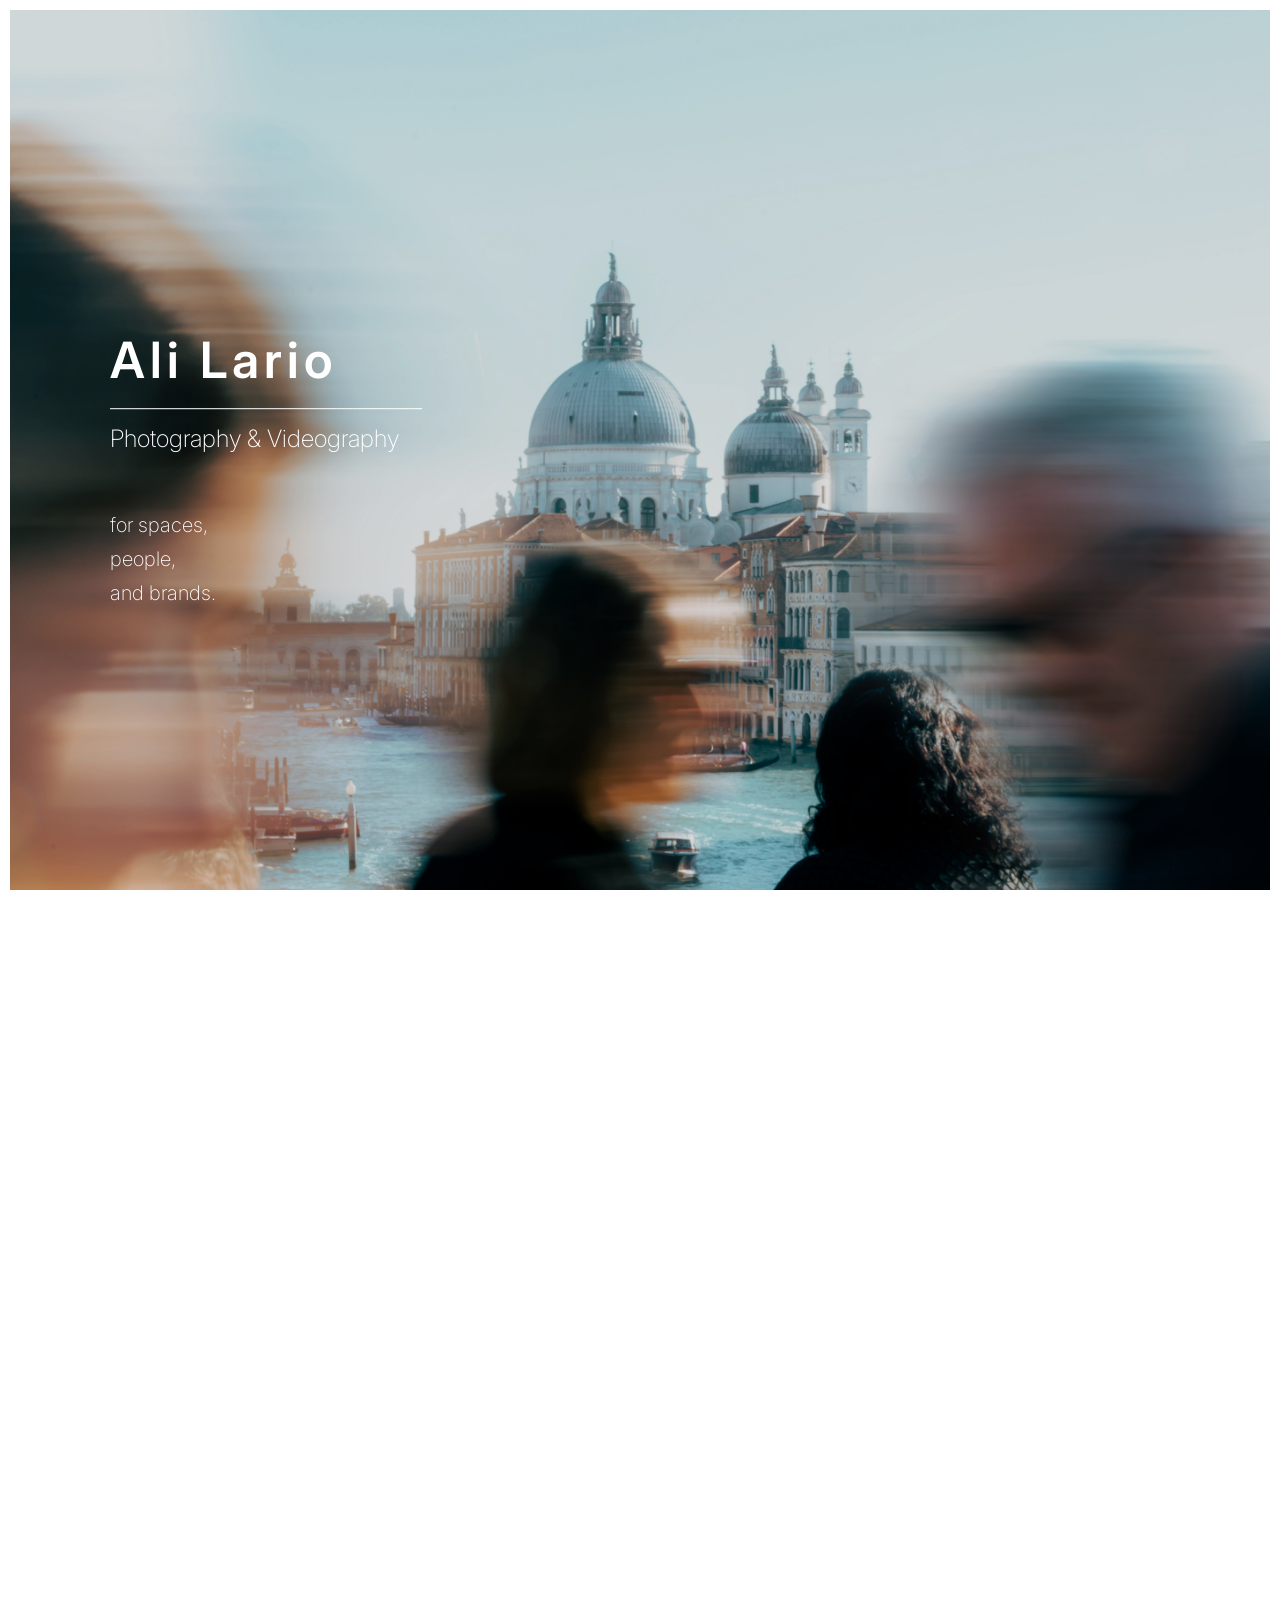
<file: index.html>
<!DOCTYPE html>
<html lang="en">

<head>

    <meta charset="UTF-8">
    <meta name="viewport" content="width=device-width, initial-scale=1.0">

    <!-- Google Analytics -->
    <script async src="https://www.googletagmanager.com/gtag/js?id=G-9DG07F6HY6"></script>
    <script>
        window.dataLayer = window.dataLayer || [];

        function gtag(){
            dataLayer.push(arguments);
        }

        gtag('js', new Date());

        gtag('config', 'G-9DG07F6HY6');
    </script>

    <title>Ali Lario</title>

    <link rel="icon"
      type="image/png"
      href="assets/icons/logo.png">

    <!-- Google Font -->
    <link rel="preconnect" href="https://fonts.googleapis.com">
    <link rel="preconnect" href="https://fonts.gstatic.com" crossorigin>

    <link href="https://fonts.googleapis.com/css2?family=Inter:wght@300;400;500;600;700&display=swap" rel="stylesheet">

    <!-- CSS -->
    <link rel="stylesheet" href="assets/css/style.css">

</head>

<body>

    <!-- ==========================================================
         HERO
    =========================================================== -->

    <header class="hero">

        <div class="overlay"></div>

        <div class="hero-content">

            <h1>Ali Lario</h1>

            <div class="divider"></div>

            <h2>Photography & Videography</h2>

            <p class="tagline">

                for spaces,<br>
                people,<br>
                and brands.

            </p>

        </div>


        <!-- ======================================================
             NAVIGATION
        ======================================================= -->

        <div class="hero-navigation">

            <nav>

                <a href="projects.html">Projects</a>

                <a href="journal.html">Journal</a>

                <a href="about.html">About</a>

                <a href="contact.html">Contact</a>

            </nav>

        </div>


        <!-- ======================================================
             COPYRIGHT
        ======================================================= -->

        <footer>

            <p class="copyright">

                © 2026 Ali Lario. All Rights Reserved.

            </p>

        </footer>

    </header>


    <!-- ==========================================================
         SCROLL AREA
         (Invisible. Used only to create scrolling.)
    =========================================================== -->

    <main class="scroll-space"></main>


    <!-- ==========================================================
         JAVASCRIPT
    =========================================================== -->

    <script src="assets/js/script.js"></script>

</body>

</html>
</file>
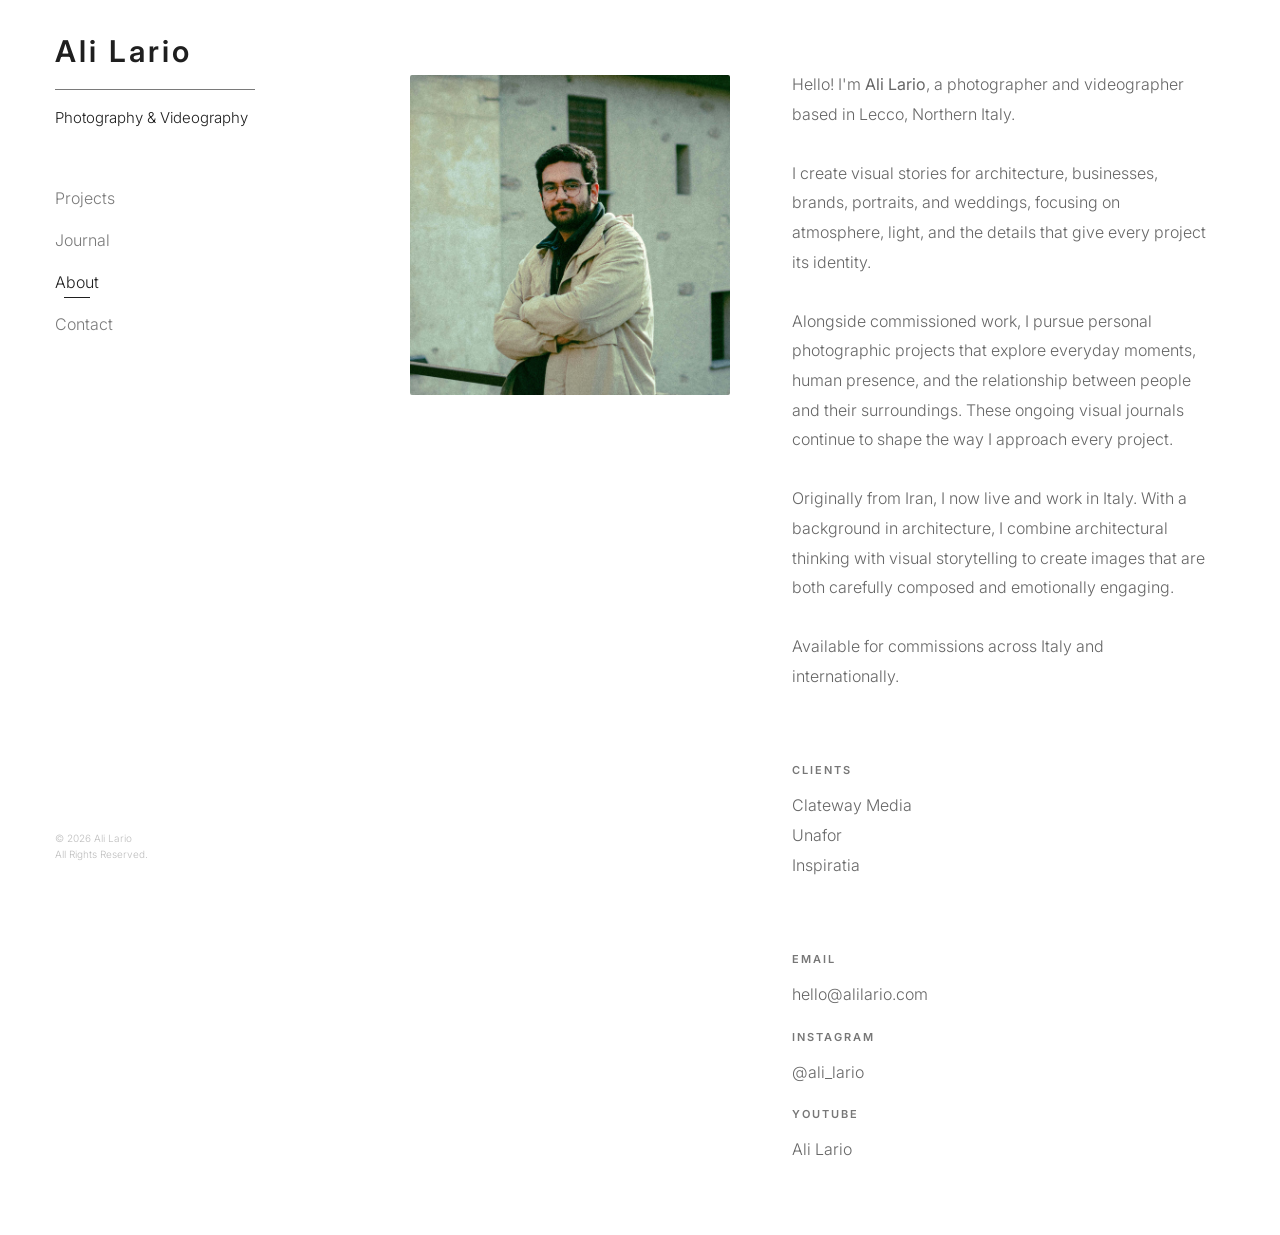
<file: about.html>
<!DOCTYPE html>

<html lang="en">

<head>

    <meta charset="UTF-8">
    <meta name="viewport" content="width=device-width, initial-scale=1.0">

    <!-- Google Analytics -->
    <script async src="https://www.googletagmanager.com/gtag/js?id=G-9DG07F6HY6"></script>
    <script>
        window.dataLayer = window.dataLayer || [];

        function gtag(){
            dataLayer.push(arguments);
        }

        gtag('js', new Date());

        gtag('config', 'G-9DG07F6HY6');
    </script>

    <title>Ali Lario</title>

    <link rel="icon"   
          type="image/png"
          href="assets/icons/logo.png">

    <link rel="preconnect"
          href="https://fonts.googleapis.com">

    <link rel="preconnect"
          href="https://fonts.gstatic.com"
          crossorigin>

    <link href="https://fonts.googleapis.com/css2?family=Inter:wght@300;400;500;600&display=swap"
          rel="stylesheet">

    <!-- ========================================= -->
    <!-- SHARED STYLES -->
    <!-- ========================================= -->

    <link rel="stylesheet"
          href="assets/css/projects.css">

    <!-- ========================================= -->
    <!-- ABOUT STYLES -->
    <!-- ========================================= -->

    <link rel="stylesheet"
          href="assets/css/about.css">

</head>

<body>

<!-- MOBILE / TABLET HEADER -->

<header class="mobile-header">

    <a
        href="index.html"
        class="mobile-brand">

        Ali Lario

    </a>

    <button
        class="mobile-menu-button"
        id="mobile-menu-button"
        type="button"
        aria-label="Open menu"
        aria-controls="mobile-menu"
        aria-expanded="false">

        ☰

    </button>

</header>

<div class="page">

    <!-- ========================================= -->
    <!-- SIDEBAR -->
    <!-- ========================================= -->

    <aside class="sidebar">

        <div>

            <a
                href="index.html"
                class="brand">

                <h1>Ali Lario</h1>

                <div class="divider"></div>

                <p>

                    Photography &amp; Videography

                </p>

            </a>

            <nav class="sidebar-nav">

                <a href="projects.html">

                    Projects

                </a>

                <a href="journal.html">

                    Journal

                </a>

                <a
                    href="about.html"
                    class="active">

                    About

                </a>

                <a href="contact.html">

                    Contact

                </a>

            </nav>

        </div>

        <footer>

            © 2026 Ali Lario

            <br>

            All Rights Reserved.

        </footer>

    </aside>

    <!-- ========================================= -->
    <!-- ABOUT -->
    <!-- ========================================= -->

    <main class="about-content">

        <!-- ===================================== -->
        <!-- PORTRAIT -->
        <!-- ===================================== -->

        <section class="about-image">

            <img
                src="assets/images/about/profile.jpg"
                alt="Ali Lario">

        </section>

        <!-- ===================================== -->
        <!-- INFORMATION -->
        <!-- ===================================== -->

        <section class="about-info">

            <!-- Biography -->

            <div class="about-block">

                <p>

                    Hello! I'm <strong>Ali Lario</strong>, a photographer and videographer based in Lecco, Northern Italy.

                    <br><br>

                    I create visual stories for architecture, businesses, brands, portraits, and weddings, focusing on atmosphere, light, and the details that give every project its identity.

                    <br><br>

                    Alongside commissioned work, I pursue personal photographic projects that explore everyday moments, human presence, and the relationship between people and their surroundings. These ongoing visual journals continue to shape the way I approach every project.

                    <br><br>

                    Originally from Iran, I now live and work in Italy. With a background in architecture, I combine architectural thinking with visual storytelling to create images that are both carefully composed and emotionally engaging.

                    <br><br>

                    Available for commissions across Italy and internationally.

                </p>

            </div>

            <!-- Clients -->

            <div class="about-block">

                <span class="about-label">

                    Clients

                </span>

                <p>

                    Clateway Media

                    <br>

                    Unafor

                    <br>

                    Inspiratia

                </p>

            </div>

            <!-- Contact -->

            <div class="about-block">

                <span class="about-label">

                    Email

                </span>

                <p>

                    <a href="mailto:hello@alilario.com">

                        hello@alilario.com

                    </a>

                </p>

                <br>

                <span class="about-label">

                    Instagram

                </span>

                <p>

                    <a
                        href="https://instagram.com/ali_lario"
                        target="_blank"
                        rel="noopener">

                        @ali_lario

                    </a>

                </p>

                <br>

                <span class="about-label">

                    YouTube

                </span>

                <p>

                    <a
                    href="https://www.youtube.com/@alilario"
                    target="_blank"
                    rel="noopener"> Ali Lario
                
                    </a>

                </p>
                

            </div>

        </section>

    </main>

</div>

<!-- ==================================================
     MOBILE / TABLET MENU
================================================== -->

<div
    class="mobile-menu"
    id="mobile-menu"
    aria-hidden="true">

    <button
        class="mobile-menu-close"
        id="mobile-menu-close"
        type="button"
        aria-label="Close menu">

        ×

    </button>


    <nav class="mobile-menu-nav">

        <a href="projects.html?category=architecture">
            Architecture
        </a>

        <a href="projects.html?category=corporate">
            Corporate
        </a>

        <a href="projects.html?category=people">
            People
        </a>

        <a href="journal.html">
            Journal
        </a>

        <a
            href="about.html"
            class="active">

            About

        </a>

        <a href="contact.html">
            Contact
        </a>

    </nav>


    <div class="mobile-menu-footer">

        © 2026 Ali Lario

        <br>

        All Rights Reserved.

    </div>

</div>

<script>

const menuButton =
    document.getElementById("mobile-menu-button");

const mobileMenu =
    document.getElementById("mobile-menu");

const menuClose =
    document.getElementById("mobile-menu-close");


function openMenu(){

    if(!mobileMenu) return;

    mobileMenu.classList.add("active");

    document.body.classList.add("menu-open");

    if(menuButton){

        menuButton.setAttribute(
            "aria-expanded",
            "true"
        );

    }

}


function closeMenu(){

    if(!mobileMenu) return;

    mobileMenu.classList.remove("active");

    document.body.classList.remove("menu-open");

    if(menuButton){

        menuButton.setAttribute(
            "aria-expanded",
            "false"
        );

    }

}


if(menuButton){

    menuButton.addEventListener(
        "click",
        openMenu
    );

}


if(menuClose){

    menuClose.addEventListener(
        "click",
        closeMenu
    );

}


if(mobileMenu){

    mobileMenu
        .querySelectorAll("a")
        .forEach(link=>{

            link.addEventListener(
                "click",
                closeMenu
            );

        });

}


document.addEventListener(
    "keydown",
    (event)=>{

        if(
            event.key==="Escape" &&
            mobileMenu &&
            mobileMenu.classList.contains("active")
        ){

            closeMenu();

        }

    }
);

</script>

</body>

</html>
</file>
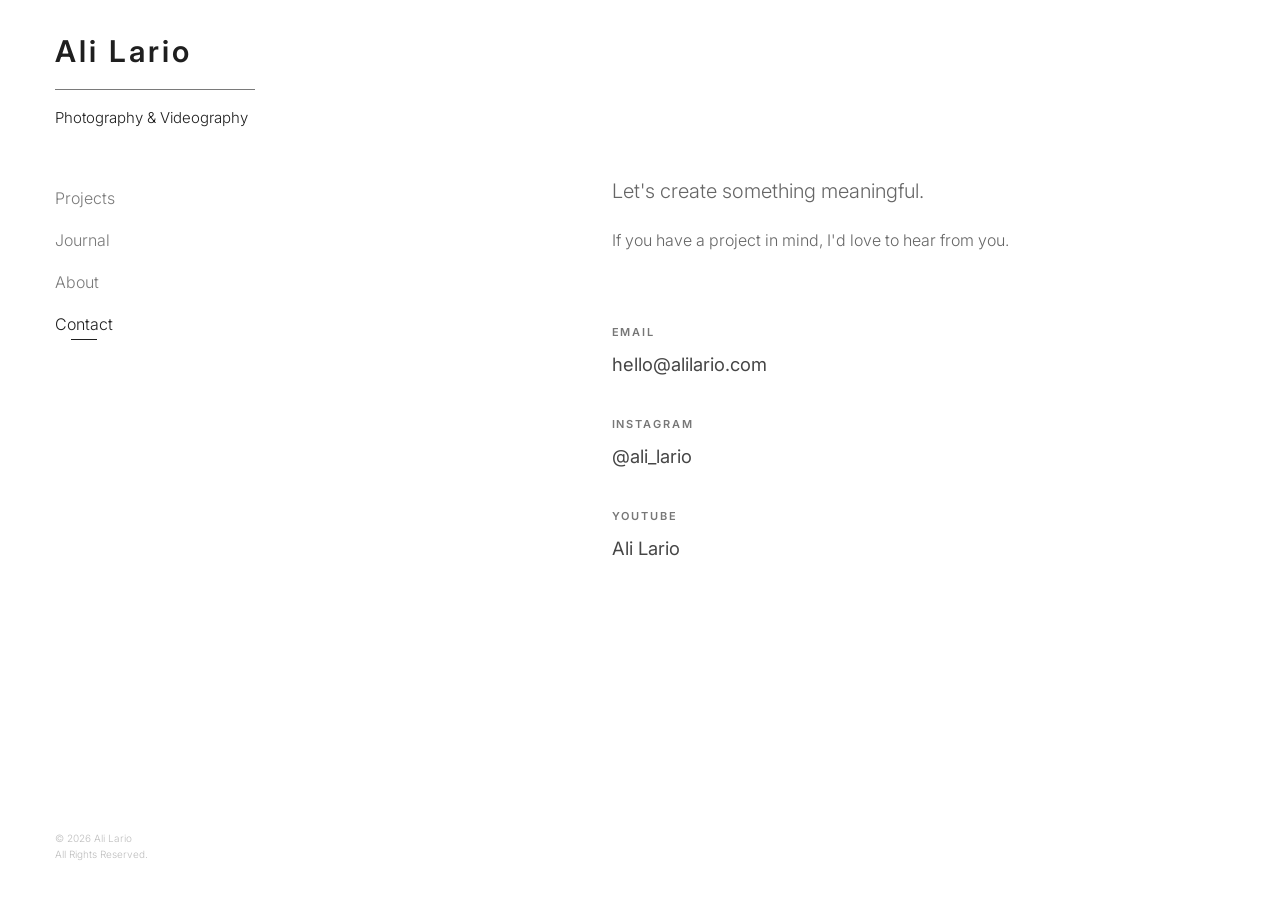
<file: contact.html>
<!DOCTYPE html>

<html lang="en">

<head>

    <meta charset="UTF-8">
    <meta name="viewport" content="width=device-width, initial-scale=1.0">

    <!-- Google Analytics -->
    <script async src="https://www.googletagmanager.com/gtag/js?id=G-9DG07F6HY6"></script>
    <script>
        window.dataLayer = window.dataLayer || [];

        function gtag(){
            dataLayer.push(arguments);
        }

        gtag('js', new Date());

        gtag('config', 'G-9DG07F6HY6');
    </script>

    <title>Ali Lario</title>

    <link rel="icon"
          type="image/png"
          href="assets/icons/logo.png">

    <link rel="preconnect"
          href="https://fonts.googleapis.com">

    <link rel="preconnect"
          href="https://fonts.gstatic.com"
          crossorigin>

    <link href="https://fonts.googleapis.com/css2?family=Inter:wght@300;400;500;600&display=swap"
          rel="stylesheet">

    <!-- ========================================= -->
    <!-- SHARED STYLES -->
    <!-- ========================================= -->

    <link rel="stylesheet"
          href="assets/css/projects.css">

    <!-- ========================================= -->
    <!-- CONTACT STYLES -->
    <!-- ========================================= -->

    <link rel="stylesheet"
          href="assets/css/contact.css">

</head>

<body>

<!-- ==================================================
     MOBILE / TABLET HEADER
================================================== -->

<header class="mobile-header">

    <a
        href="index.html"
        class="mobile-brand">

        Ali Lario

    </a>

    <button
        class="mobile-menu-button"
        id="mobile-menu-button"
        type="button"
        aria-label="Open menu"
        aria-controls="mobile-menu"
        aria-expanded="false">

        ☰

    </button>

</header>

<div class="page">

    <!-- ========================================= -->
    <!-- SIDEBAR -->
    <!-- ========================================= -->

    <aside class="sidebar">

        <div>

            <a
                href="index.html"
                class="brand">

                <h1>Ali Lario</h1>

                <div class="divider"></div>

                <p>

                    Photography &amp; Videography

                </p>

            </a>

            <nav class="sidebar-nav">

                <a href="projects.html">

                    Projects

                </a>

                <a href="journal.html">

                    Journal

                </a>

                <a href="about.html">

                    About

                </a>

                <a
                    href="contact.html"
                    class="active">

                    Contact

                </a>

            </nav>

        </div>

        <footer>

            © 2026 Ali Lario

            <br>

            All Rights Reserved.

        </footer>

    </aside>

    <!-- ========================================= -->
    <!-- CONTACT -->
    <!-- ========================================= -->

    <main class="contact-content">

        <section class="contact-info">

            <h2>

                Let's create something meaningful.

            </h2>

            <p class="contact-intro">

                If you have a project in mind, I'd love to hear from you.

            </p>

            <div class="contact-block">

                <span class="contact-label">

                    Email

                </span>

                <a
                    href="mailto:hello@alilario.com">

                    hello@alilario.com

                </a>

            </div>

            <div class="contact-block">

                <span class="contact-label">

                    Instagram

                </span>

                <a
                    href="https://instagram.com/ali_lario"
                    target="_blank"
                    rel="noopener">

                    @ali_lario

                </a>

            </div>

            <div class="contact-block">

    <span class="contact-label">

        YouTube

    </span>

    <a
        href="https://www.youtube.com/@alilario"
        target="_blank"
        rel="noopener">

        Ali Lario

    </a>

</div>

        </section>

    </main>

</div>

<!-- ==================================================
     MOBILE / TABLET MENU
================================================== -->

<div
    class="mobile-menu"
    id="mobile-menu">

    <!-- CLOSE -->

    <button
        class="mobile-menu-close"
        id="mobile-menu-close"
        type="button"
        aria-label="Close menu">

        ×

    </button>


    <!-- NAVIGATION -->

    <nav class="mobile-menu-nav">

        <a
            href="projects.html?category=architecture"
            data-mobile-category="architecture">

            Architecture

        </a>


        <a
            href="projects.html?category=corporate"
            data-mobile-category="corporate">

            Corporate

        </a>


        <a
            href="projects.html?category=people"
            data-mobile-category="people">

            People

        </a>


        <a href="journal.html">

            Journal

        </a>


        <a href="about.html">

            About

        </a>


        <a
            href="contact.html"
            class="active">

            Contact

        </a>

    </nav>


    <!-- COPYRIGHT -->

    <div class="mobile-menu-footer">

        © 2026 Ali Lario

        <br>

        All Rights Reserved.

    </div>

</div>

<script>

const menuButton =
    document.getElementById("mobile-menu-button");

const mobileMenu =
    document.getElementById("mobile-menu");

const menuClose =
    document.getElementById("mobile-menu-close");


function openMenu(){

    if(!mobileMenu) return;

    mobileMenu.classList.add("active");

    document.body.classList.add("menu-open");

    if(menuButton){

        menuButton.setAttribute(
            "aria-expanded",
            "true"
        );

    }

}


function closeMenu(){

    if(!mobileMenu) return;

    mobileMenu.classList.remove("active");

    document.body.classList.remove("menu-open");

    if(menuButton){

        menuButton.setAttribute(
            "aria-expanded",
            "false"
        );

    }

}


if(menuButton){

    menuButton.addEventListener(
        "click",
        openMenu
    );

}


if(menuClose){

    menuClose.addEventListener(
        "click",
        closeMenu
    );

}


if(mobileMenu){

    mobileMenu
        .querySelectorAll("a")
        .forEach(link=>{

            link.addEventListener(
                "click",
                closeMenu
            );

        });

}


document.addEventListener(
    "keydown",
    (event)=>{

        if(
            event.key === "Escape" &&
            mobileMenu &&
            mobileMenu.classList.contains("active")
        ){

            closeMenu();

        }

    }
);

</script>

</body>

</html>
</file>
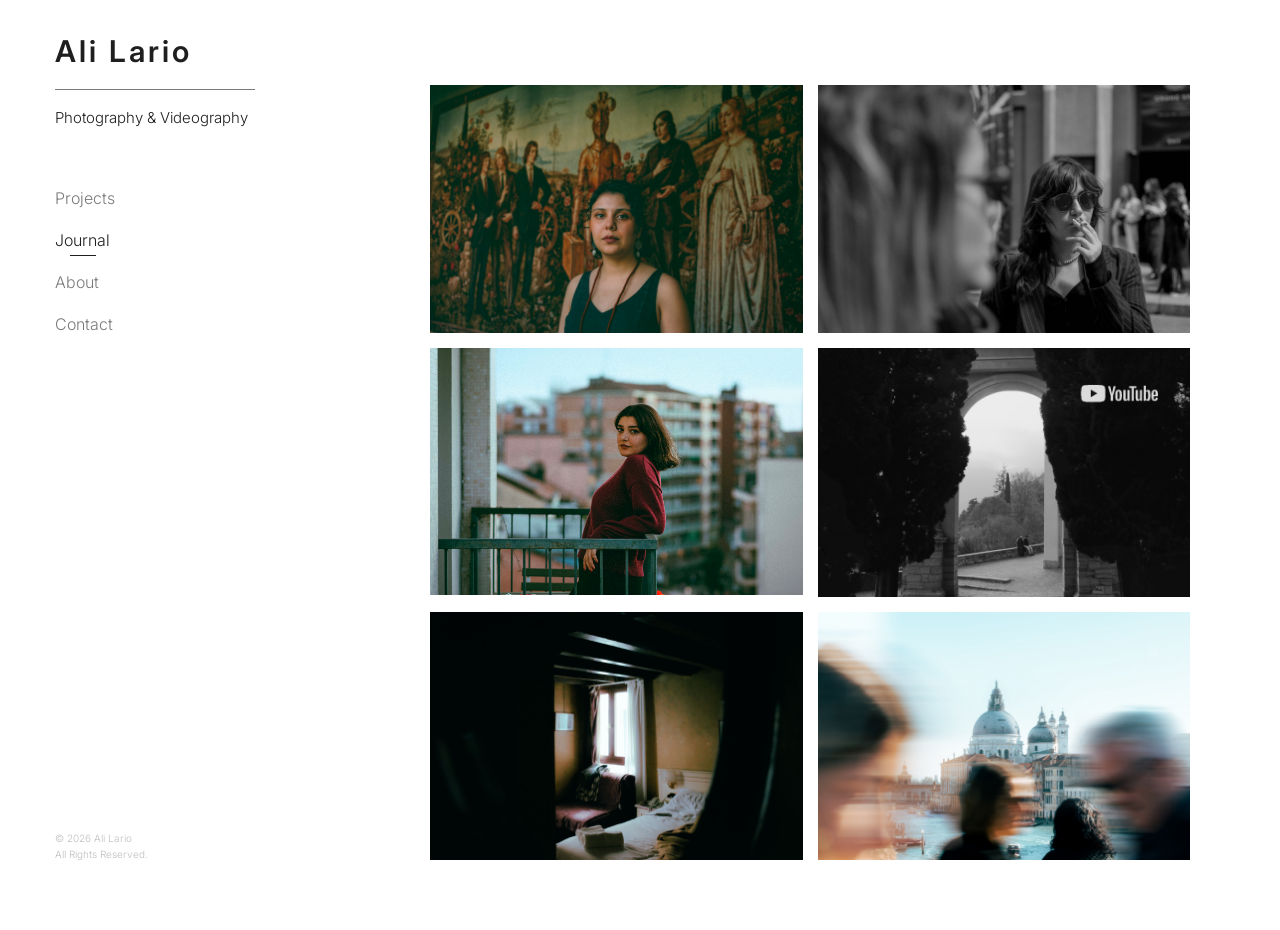
<file: journal.html>
<!DOCTYPE html>

<html lang="en">

<head>

    <meta charset="UTF-8">
    <meta name="viewport" content="width=device-width, initial-scale=1.0">

    <!-- Google Analytics -->
    <script async src="https://www.googletagmanager.com/gtag/js?id=G-9DG07F6HY6"></script>
    <script>
        window.dataLayer = window.dataLayer || [];

        function gtag(){
            dataLayer.push(arguments);
        }

        gtag('js', new Date());

        gtag('config', 'G-9DG07F6HY6');
    </script>

    <title>Ali Lario</title>


    <link
        rel="icon"
        type="image/png"
        href="assets/icons/logo.png">


    <!-- ==================================================
         GOOGLE FONT
    ================================================== -->

    <link
        rel="preconnect"
        href="https://fonts.googleapis.com">

    <link
        rel="preconnect"
        href="https://fonts.gstatic.com"
        crossorigin>

    <link
        href="https://fonts.googleapis.com/css2?family=Inter:wght@300;400;500;600&display=swap"
        rel="stylesheet">


    <!-- ==================================================
         SHARED PROJECT STYLES
    ================================================== -->

    <link
        rel="stylesheet"
        href="assets/css/projects.css">


    <!-- ==================================================
         JOURNAL STYLES
    ================================================== -->

    <link
        rel="stylesheet"
        href="assets/css/journal.css">

</head>


<body>


<!-- ======================================================
     MOBILE / TABLET HEADER
     Desktop: hidden by CSS
====================================================== -->

<header class="mobile-header">


    <a
        href="index.html"
        class="mobile-brand">

        Ali Lario

    </a>


    <button
        class="mobile-menu-button"
        id="mobile-menu-button"
        type="button"
        aria-label="Open menu"
        aria-controls="mobile-menu"
        aria-expanded="false">

        ☰

    </button>


</header>



<!-- ======================================================
     PAGE
====================================================== -->

<div class="page">


    <!-- ==================================================
         DESKTOP SIDEBAR
         🔒 EXISTING DESKTOP STRUCTURE
    =================================================== -->

    <aside class="sidebar">


        <div>


            <!-- ==========================================
                 BRAND
            =========================================== -->

            <a
                href="index.html"
                class="brand">


                <h1>

                    Ali Lario

                </h1>


                <div class="divider"></div>


                <p>

                    Photography &amp; Videography

                </p>


            </a>



            <!-- ==========================================
                 DESKTOP NAVIGATION
            =========================================== -->

            <nav class="sidebar-nav">


                <a href="projects.html">

                    Projects

                </a>


                <a
                    href="journal.html"
                    class="active">

                    Journal

                </a>


                <a href="about.html">

                    About

                </a>


                <a href="contact.html">

                    Contact

                </a>


            </nav>


        </div>



        <!-- ==========================================
             DESKTOP COPYRIGHT
        =========================================== -->

        <footer>

            © 2026 Ali Lario

            <br>

            All Rights Reserved.

        </footer>


    </aside>



    <!-- ==================================================
         MAIN CONTENT
    =================================================== -->

    <main class="content">


        <!-- ==========================================
             JOURNAL GALLERY
        =========================================== -->

        <section
            class="projects-gallery"
            id="journal-gallery">

            <!-- Journal cards generated by journal.js -->

        </section>


    </main>


</div>



<!-- ======================================================
     MOBILE / TABLET MENU
     Desktop: hidden by CSS
====================================================== -->

<div
    class="mobile-menu"
    id="mobile-menu"
    aria-hidden="true">


    <!-- ==========================================
         CLOSE
    =========================================== -->

    <button
        class="mobile-menu-close"
        id="mobile-menu-close"
        type="button"
        aria-label="Close menu">

        ×

    </button>



    <!-- ==========================================
         NAVIGATION
    =========================================== -->

    <nav class="mobile-menu-nav">


        <a href="projects.html?category=architecture">

            Architecture

        </a>


        <a href="projects.html?category=corporate">

            Corporate

        </a>


        <a href="projects.html?category=people">

            People

        </a>


        <a
            href="journal.html"
            class="active">

            Journal

        </a>


        <a href="about.html">

            About

        </a>


        <a href="contact.html">

            Contact

        </a>


    </nav>



    <!-- ==========================================
         COPYRIGHT
    =========================================== -->

    <div class="mobile-menu-footer">

        © 2026 Ali Lario

        <br>

        All Rights Reserved.

    </div>


</div>



<!-- ======================================================
     JOURNAL VIEWER
====================================================== -->

<div
    class="viewer"
    id="viewer"
    aria-hidden="true">


    <!-- ==========================================
         BACKDROP
    =========================================== -->

    <div class="viewer-backdrop"></div>



    <!-- ==========================================
         VIEWER CONTAINER
    =========================================== -->

    <div class="viewer-container">


        <!-- ======================================
             CLOSE
        ======================================= -->

        <button
            class="viewer-close"
            id="viewer-close"
            type="button"
            aria-label="Close">

            ×

        </button>



        <!-- ======================================
             VIEWER CONTENT
        ======================================= -->

        <div class="viewer-content">


            <!-- ==================================
                 GALLERY
            =================================== -->

            <section
                class="viewer-gallery"
                id="viewer-gallery">

                <!-- Images injected by journal.js -->

            </section>



            <!-- ==================================
                 INFORMATION
            =================================== -->

            <aside class="viewer-info">


                <div class="info-wrapper">


                    <h1
                        id="viewer-title">
                    </h1>



                    <div class="info-block">


                        <p
                            id="viewer-story">
                        </p>


                    </div>


                </div>


            </aside>


        </div>


    </div>


</div>



<!-- ======================================================
     JAVASCRIPT
====================================================== -->

<script
    src="assets/js/journal-data.js">
</script>

<script
    src="assets/js/journal.js">
</script>


</body>

</html>
</file>
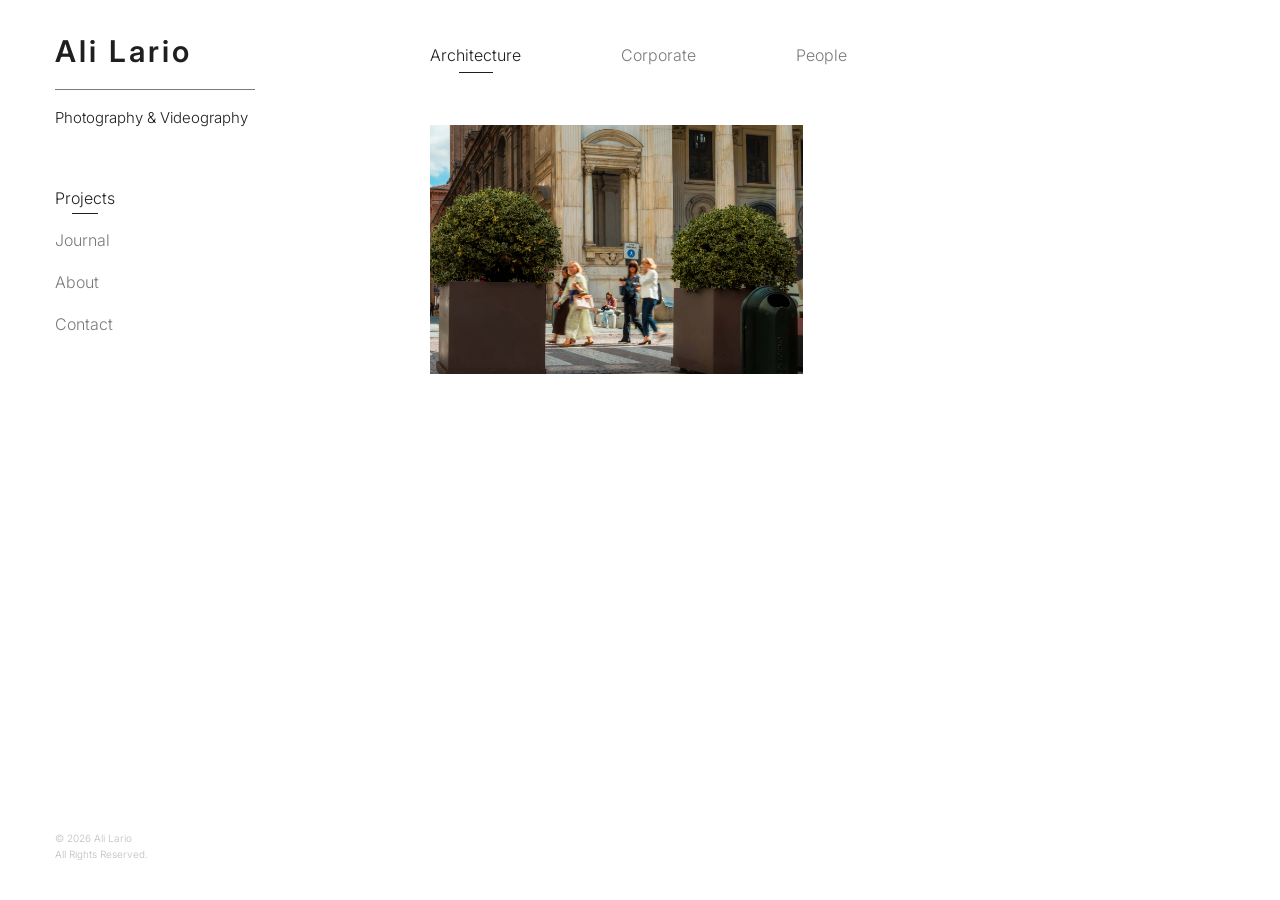
<file: projects.html>
<!DOCTYPE html>

<html lang="en">

<head>

    <meta charset="UTF-8">
    <meta name="viewport" content="width=device-width, initial-scale=1.0">

    <!-- Google Analytics -->
    <script async src="https://www.googletagmanager.com/gtag/js?id=G-9DG07F6HY6"></script>
    <script>
        window.dataLayer = window.dataLayer || [];

        function gtag(){
            dataLayer.push(arguments);
        }

        gtag('js', new Date());

        gtag('config', 'G-9DG07F6HY6');
    </script>

    <title>Ali Lario</title>

    <link rel="icon"
          type="image/png"
          href="assets/icons/logo.png">

    <link rel="preconnect"
          href="https://fonts.googleapis.com">

    <link rel="preconnect"
          href="https://fonts.gstatic.com"
          crossorigin>

    <link href="https://fonts.googleapis.com/css2?family=Inter:wght@300;400;500;600&display=swap"
          rel="stylesheet">

    <link rel="stylesheet"
          href="assets/css/projects.css">

</head>

<body>

<!-- MOBILE / TABLET HEADER -->
<header class="mobile-header">

    <a
        href="index.html"
        class="mobile-brand">

        Ali Lario

    </a>

    <button
        class="mobile-menu-button"
        id="mobile-menu-button"
        type="button"
        aria-label="Open menu"
        aria-controls="mobile-menu"
        aria-expanded="false">

        ☰

    </button>

</header>

<div class="page">

    <!-- ========================================= -->
    <!-- SIDEBAR -->
    <!-- ========================================= -->

    <aside class="sidebar">

        <div>

            <a
                href="index.html"
                class="brand">

                <h1>Ali Lario</h1>

                <div class="divider"></div>

                <p>

                    Photography &amp; Videography

                </p>

            </a>

            <nav class="sidebar-nav">

                <a
                    href="projects.html"
                    class="active">

                    Projects

                </a>

                <a href="journal.html">

                    Journal

                </a>

                <a href="about.html">

                    About

                </a>

                <a href="contact.html">

                    Contact

                </a>

            </nav>

        </div>

        <footer>

            © 2026 Ali Lario

            <br>

            All Rights Reserved.

        </footer>

    </aside>

    <!-- ========================================= -->
    <!-- CONTENT -->
    <!-- ========================================= -->

    <main class="content">

        <div class="categories">

            <button
                class="category"
                data-category="architecture">

                Architecture

            </button>

            <button
                class="category"
                data-category="corporate">

                Corporate

            </button>

            <button
                class="category"
                data-category="people">

                People

            </button>

        </div>

        <!-- ===================================== -->
        <!-- PROJECT GALLERY -->
        <!-- ===================================== -->

        <section
            class="projects-gallery"
            id="projects-gallery">

            <!-- Cards are generated automatically -->

        </section>

    </main>

</div>

<!-- ===================================================== -->
<!-- PROJECT VIEWER -->
<!-- ===================================================== -->

<div
    class="viewer"
    id="viewer">

    <!-- ========================================== -->
    <!-- BACKDROP -->
    <!-- ========================================== -->

    <div class="viewer-backdrop"></div>

    <!-- ========================================== -->
    <!-- CONTAINER -->
    <!-- ========================================== -->

    <div class="viewer-container">

        <!-- ====================================== -->
        <!-- CLOSE -->
        <!-- ====================================== -->

        <button
            class="viewer-close"
            id="viewer-close"
            aria-label="Close">

            ×

        </button>

        <!-- ====================================== -->
        <!-- CONTENT -->
        <!-- ====================================== -->

        <div class="viewer-content">

            <!-- ============================== -->
            <!-- GALLERY -->
            <!-- ============================== -->

            <section
                class="viewer-gallery"
                id="viewer-gallery">

                <!-- Images injected by projects.js -->

            </section>

            <!-- ============================== -->
            <!-- INFO -->
            <!-- ============================== -->

            <aside class="viewer-info">

                <div class="info-wrapper">

                    <h1 id="viewer-title"></h1>

                    <div class="info-block">

                        <span>Client</span>

                        <p id="viewer-client"></p>

                    </div>

                    <div class="info-block">

                        <span>Location</span>

                        <p id="viewer-location"></p>

                    </div>

                    <div class="info-block">

                        <span>Year</span>

                        <p id="viewer-year"></p>

                    </div>

                    <div class="info-block">

                        <span>Services</span>

                        <p id="viewer-services"></p>

                    </div>

                </div>

            </aside>

        </div>

    </div>

</div>

<!-- MOBILE / TABLET MENU -->
<div
    class="mobile-menu"
    id="mobile-menu"
    aria-hidden="true">

    <button
        class="mobile-menu-close"
        id="mobile-menu-close"
        type="button"
        aria-label="Close menu">

        ×

    </button>

    <nav class="mobile-menu-nav">

        <a
            href="projects.html?category=architecture"
            data-mobile-category="architecture">
            Architecture
        </a>

        <a
            href="projects.html?category=corporate"
            data-mobile-category="corporate">
            Corporate
        </a>

        <a
            href="projects.html?category=people"
            data-mobile-category="people">
            People
        </a>

        <a href="journal.html">
            Journal
        </a>

        <a href="about.html">
            About
        </a>

        <a href="contact.html">
            Contact
        </a>

    </nav>

    <div class="mobile-menu-footer">

        © 2026 Ali Lario

        <br>

        All Rights Reserved.

    </div>

</div>

<!-- ===================================================== -->
<!-- PROJECT DATA -->
<!-- ===================================================== -->

<script src="assets/js/project-data.js"></script>

<!-- ===================================================== -->
<!-- PROJECTS -->
<!-- ===================================================== -->

<script src="assets/js/projects.js"></script>

</body>

</html>
</file>
<file: assets/css/style.css>
/* ==========================================================
   ALILARIO.COM
   Homepage v2.1
   Responsive Refinement
   ========================================================== */


/* ==========================================================
   RESET
   ========================================================== */

*{
    margin:0;
    padding:0;
    box-sizing:border-box;
}


/* ==========================================================
   ROOT
   ========================================================== */

:root{

    --white:#ffffff;
    --dark:#222222;
    --gray:#666666;
    --light:#bbbbbb;

    --overlay:rgba(0,0,0,.15);

    --transition:.35s ease;

}


/* ==========================================================
   BODY
   ========================================================== */

html{

    scroll-behavior:smooth;

}

body{

    font-family:"Inter",sans-serif;

    overflow-x:hidden;

    background:#ffffff;

    padding:16px;

}


/* ==========================================================
   HERO
   ========================================================== */

.hero{

    position:fixed;

    inset:10px;

    display:flex;

    align-items:center;

    padding-left:100px;

    background-image:url("../images/hero.jpg");

    background-size:cover;

    background-position:center;

    overflow:hidden;

}


/* ==========================================================
   OVERLAY
   ========================================================== */

.overlay{

    position:absolute;

    inset:0;

    background:rgba(0,0,0,.15);

    transition:background .8s ease;

}


/* ==========================================================
   HERO CONTENT
   ========================================================== */

.hero-content{

    position:absolute;

    left:100px;

    top:50%;

    transform:translateY(-40%);

    z-index:5;

    color:white;

    max-width:520px;

    transition:
        top .8s cubic-bezier(.22,1,.36,1),
        transform .8s cubic-bezier(.22,1,.36,1);

}


/* ==========================================================
   TITLE
   ========================================================== */

.hero h1{

    font-size:50px;

    font-weight:600;

    letter-spacing:5px;

    line-height:.7;

    margin-bottom:8px;

}


/* ==========================================================
   DIVIDER
   ========================================================== */

.divider{

    width:312px;

    height:1px;

    background:white;

    margin:30px 0 15px;

}


/* ==========================================================
   SUBTITLE
   ========================================================== */

.hero h2{

    font-size:24px;

    font-weight:200;

    margin-bottom:55px;

}


/* ==========================================================
   TAGLINE
   ========================================================== */

.tagline{

    font-size:20px;

    font-weight:200;

    line-height:1.7;

}


/* ==========================================================
   HERO NAVIGATION
   ========================================================== */

.hero-navigation{

    position:absolute;

    left:50%;

    top:70%;

    transform:translate(-50%,40px);

    z-index:5;

    opacity:0;

    transition:
        opacity .8s ease,
        transform .8s cubic-bezier(.22,1,.36,1);

}


/* ==========================================================
   NAV
   ========================================================== */

.hero-navigation nav{

    display:flex;

    gap:120px;

}


/* ==========================================================
   LINKS
   ========================================================== */

.hero-navigation a{

    position:relative;

    text-decoration:none;

    color:white;

    font-size:20px;

    font-weight:300;

    opacity:0;

    transform:translateY(20px);

    transition:
        opacity .5s ease,
        transform .5s ease,
        color .35s ease;

}


/* ==========================================================
   UNDERLINE
   ========================================================== */

.hero-navigation a::after{

    content:"";

    position:absolute;

    left:50%;

    bottom:-8px;

    width:0;

    height:1px;

    background:white;

    transform:translateX(-50%);

    transition:width .35s ease;

}


.hero-navigation a:hover{

    transform:translateY(-2px);

}


.hero-navigation a:hover::after{

    width:32px;

}


/* ==========================================================
   COPYRIGHT
   ========================================================== */

footer{

    position:absolute;

    left:10px;

    bottom:10px;

    z-index:5;

}


.copyright{

    color:rgba(255,255,255,.7);

    font-size:10px;

    font-weight:300;

    opacity:0;

    transition:.8s ease;

}


/* ==========================================================
   SCROLL SPACE
   ========================================================== */

.scroll-space{

    height:220vh;

}


/* ==========================================================
   TABLET
   601px — 1024px
========================================================== */

@media (min-width:601px) and (max-width:1024px){

    /* ------------------------------------------------------
       HERO
       ------------------------------------------------------ */

    .hero{

        padding-left:50px;

    }


    /* ------------------------------------------------------
       HERO CONTENT
       ------------------------------------------------------ */

    .hero-content{

        left:50px;

        transform:translate(0,-100%) !important;

        max-width:520px;

    }


    /* ------------------------------------------------------
       TYPOGRAPHY
       ------------------------------------------------------ */

    .hero h1{

        font-size:46px;

        letter-spacing:2px;

        outline: height 0.5em;

    }


    .divider{

        width:220px;

    }


    .hero h2{

        font-size:20px;

    }


    .tagline{

        font-size:18px;

        line-height:1.5;

        white-space:nowrap;

    }


    /* ------------------------------------------------------
       NAVIGATION
       Always visible on tablet
       ------------------------------------------------------ */

    .hero-navigation{

        left:50%;

        top:auto;

        bottom:90px;

        transform:translateX(-50%) !important;

        opacity:1 !important;

    }


    .hero-navigation nav{

        flex-direction:row;

        justify-content:center;

        align-items:center;

        gap:55px;

        white-space:nowrap;

    }


    .hero-navigation a{

        font-size:17px;

        opacity:1 !important;

        transform:none !important;

    }


    /* ------------------------------------------------------
       COPYRIGHT
       Hidden on homepage
       ------------------------------------------------------ */

    footer{

        display:none;

    }


    /* ------------------------------------------------------
       SCROLL SPACE
       No unnecessary page scrolling
       ------------------------------------------------------ */

    .scroll-space{

        display:none;

    }

}


/* ==========================================================
   MOBILE
   600px AND BELOW
========================================================== */

@media (max-width:600px){

    /* ------------------------------------------------------
       HERO
       Keep existing image treatment
       ------------------------------------------------------ */

    .hero{

        inset:10px;

        padding:30px;

        justify-content:center;

        align-items:center;

    }


    /* ------------------------------------------------------
       HERO CONTENT
       Centered horizontally and slightly higher vertically
       ------------------------------------------------------ */

    .hero-content{

        left:50%;

        top:41%;

        transform:translate(-50%,-50%) !important;

        width:calc(100% - 60px);

        max-width:520px;

        text-align:center;

    }


    /* ------------------------------------------------------
       TITLE
       ------------------------------------------------------ */

    .hero h1{

        font-size:38px;

        letter-spacing:2px;

        outline: height 0.5em;

        margin-bottom:0;

    }


    /* ------------------------------------------------------
       DIVIDER
       ------------------------------------------------------ */

    .divider{

        width:180px;

        margin:22px auto 12px;

    }


    /* ------------------------------------------------------
       SUBTITLE
       ------------------------------------------------------ */

    .hero h2{

        font-size:16px;

        font-weight:300;

        margin-bottom:38px;

    }


    /* ------------------------------------------------------
       TAGLINE
       ------------------------------------------------------ */

    .tagline{

        font-size:15px;

        line-height:1.55;

        max-width:230px;

        margin:0 auto;

    }


    /* ------------------------------------------------------
       NAVIGATION
       Centered at bottom
       No scroll animation
       ------------------------------------------------------ */

    .hero-navigation{

        left:50%;

        top:auto;

        bottom:65px;

        transform:translateX(-50%) !important;

        opacity:1 !important;

        width:calc(100% - 40px);

    }


    .hero-navigation nav{

        display:flex;

        flex-direction:row;

        justify-content:center;

        align-items:center;

        gap:24px;

        width:100%;

        white-space:nowrap;

    }


    .hero-navigation a{

        font-size:14px;

        font-weight:300;

        opacity:1 !important;

        transform:none !important;

    }


    /* ------------------------------------------------------
       UNDERLINE
       ------------------------------------------------------ */

    .hero-navigation a::after{

        bottom:-6px;

    }


    /* ------------------------------------------------------
       COPYRIGHT
       Hidden on homepage
       ------------------------------------------------------ */

    footer{

        display:none;

    }


    /* ------------------------------------------------------
       SCROLL SPACE
       No unnecessary page scrolling
       ------------------------------------------------------ */

    .scroll-space{

        display:none;

    }

}


/* ==========================================================
   VERY SMALL PHONES
   380px AND BELOW
========================================================== */

@media (max-width:380px){

    .hero-content{

        width:calc(100% - 40px);

    }


    .hero h1{

        font-size:34px;

        letter-spacing:3px;

    }


    .hero h2{

        font-size:14px;

    }


    .tagline{

        font-size:14px;

        max-width:210px;

    }


    .hero-navigation{

        bottom:55px;

    }


    .hero-navigation nav{

        gap:17px;

    }


    .hero-navigation a{

        font-size:12px;

    }

}

/* ==========================================================
   LANDSCAPE TABLET
   iPad landscape / similar
========================================================== */

@media (min-width:1025px) and (max-width:1200px)
       and (orientation:landscape){

    .hero-content{

        left:50px;

        top:50% !important;

        transform:translateY(-50%) !important;

    }

    .hero-navigation{

        left:50%;

        top:auto;

        bottom:90px;

        transform:translateX(-50%) !important;

        opacity:1 !important;

    }

    .hero-navigation nav{

        flex-direction:row;

        justify-content:center;

        align-items:center;

        gap:55px;

        white-space:nowrap;

    }

    .hero-navigation a{

        opacity:1 !important;

        transform:none !important;

    }

    .scroll-space{

        display:none;

    }

    footer{

        display:none;

    }

}

/* ==========================================================
   MOBILE LANDSCAPE
   ========================================================== */

@media (max-width:1024px)
       and (max-height:600px)
       and (orientation:landscape){

    .hero{

        inset:10px;

        padding:30px;

    }

    .hero-content{

    left:50%;

    top:50% !important;

    transform:translate(-50%,-50%) !important;

    width:calc(100% - 60px);

    max-width:520px;

    text-align:center;

}

    .hero h1{

        font-size:38px;

        letter-spacing:2px;

    }

    .divider{

    width:180px;

    margin:22px auto 12px;

}

    .hero h2{

        font-size:16px;

        margin-bottom:30px;

    }

    .tagline{

    font-size:15px;

    line-height:1.2;

    max-width:none;

    white-space:nowrap;

    margin:0 auto;

}

    .hero-navigation{

        left:50%;

        top:auto;

        bottom:50px;

        transform:translateX(-50%) !important;

        opacity:1 !important;

        width:calc(100% - 40px);

    }

    .hero-navigation nav{

        gap:24px;

    }

    .hero-navigation a{

        font-size:14px;

        opacity:1 !important;

        transform:none !important;

    }

    .scroll-space{

        display:none;

    }

    footer{

        display:none;

    }

}
</file>
<file: assets/css/projects.css>
/* ==========================================================
   ALILARIO.COM
   Projects Page v4.3
========================================================== */


/* ==========================================================
   RESET
========================================================== */

*{
    margin:0;
    padding:0;
    box-sizing:border-box;
}


/* ==========================================================
   ROOT
========================================================== */

:root{

    --white:#ffffff;
    --black:#1f1f1f;
    --gray:#7a7a7a;
    --light:#bdbdbd;

    --border:#ececec;

    --transition:.35s ease;

}


/* ==========================================================
   HTML & BODY
========================================================== */

html{
    scroll-behavior:smooth;
}

body{

    font-family:"Inter",sans-serif;

    background:var(--white);

    color:var(--black);

    overflow-x:hidden;

}


/* ==========================================================
   LINKS
========================================================== */

a{
    color:inherit;
    text-decoration:none;
}


/* ==========================================================
   IMAGES
========================================================== */

img{

    display:block;

    max-width:100%;

}


/* ==========================================================
   PAGE LAYOUT
========================================================== */

.page{

    display:grid;

    grid-template-columns:340px 1fr;

    min-height:100vh;

}


/* ==========================================================
   SIDEBAR
========================================================== */

.sidebar{

    position:sticky;

    top:0;

    align-self:start;

    height:100vh;

    display:flex;

    flex-direction:column;

    padding:38px 55px;

    background:var(--white);

}


/* ==========================================================
   BRAND
========================================================== */

.brand{

    display:block;

    text-decoration:none;

    color:inherit;

}


.brand h1{

    font-size:30px;

    font-weight:600;

    letter-spacing:3px;

    line-height:.9;

}


.divider{

    width:200px;

    height:.5px;

    background:var(--gray);

    margin:24px 0 16px;

}


.brand p{

    font-size:15px;

    font-weight:300;

    line-height:1.6;

}


/* ==========================================================
   DESKTOP NAVIGATION
========================================================== */

.sidebar-nav{

    display:flex;

    flex-direction:column;

    gap:22px;

    margin-top:58px;

}


.sidebar-nav a{

    position:relative;

    width:max-content;

    font-size:16px;

    font-weight:300;

    color:var(--gray);

    transition:var(--transition);

}


.sidebar-nav a:hover,
.sidebar-nav a.active{

    color:var(--black);

}


/* ==========================================================
   SIDEBAR UNDERLINE
========================================================== */

.sidebar-nav a::after{

    content:"";

    position:absolute;

    left:50%;

    bottom:-6px;

    width:0;

    height:1px;

    background:var(--black);

    transform:translateX(-50%);

    transition:var(--transition);

}


.sidebar-nav a:hover::after,
.sidebar-nav a.active::after{

    width:26px;

}


/* ==========================================================
   SIDEBAR FOOTER
========================================================== */

.sidebar footer{

    margin-top:auto;

    padding-top:60px;

    color:var(--light);

    font-size:10px;

    font-weight:300;

    line-height:1.6;

}


/* ==========================================================
   MAIN CONTENT
========================================================== */

.content{

    padding:45px 90px 70px;

}


/* ==========================================================
   CATEGORY NAVIGATION
========================================================== */

.categories{

    display:flex;

    gap:100px;

    margin-bottom:60px;

}


/* ==========================================================
   CATEGORY BUTTON
========================================================== */

.category{

    position:relative;

    border:none;

    background:none;

    cursor:pointer;

    font-family:inherit;

    font-size:16px;

    font-weight:300;

    color:var(--gray);

    transition:var(--transition);

}


.category:hover,
.category.active{

    color:var(--black);

}


/* ==========================================================
   CATEGORY UNDERLINE
========================================================== */

.category::after{

    content:"";

    position:absolute;

    left:50%;

    bottom:-8px;

    width:0;

    height:1px;

    background:var(--black);

    transform:translateX(-50%);

    transition:var(--transition);

}


.category:hover::after,
.category.active::after{

    width:34px;

}


/* ==========================================================
   PROJECT GRID
========================================================== */

.projects-gallery{

    display:grid;

    grid-template-columns:repeat(2,minmax(320px,680px));

    gap:15px;

    align-items:start;

}


/* ==========================================================
   PROJECT CARD
========================================================== */

.project-card{

    position:relative;

    display:block;

    overflow:hidden;

    cursor:pointer;

}


/* ==========================================================
   PROJECT IMAGE
========================================================== */

.project-image{

    overflow:hidden;

}


.project-image img{

    width:100%;

    height:auto;

    transition:

        transform .8s cubic-bezier(.22,1,.36,1),

        filter .45s ease;

}


/* ==========================================================
   PROJECT OVERLAY
========================================================== */

.project-overlay{

    position:absolute;

    inset:0;

    display:flex;

    align-items:flex-end;

    padding:34px;

    background:linear-gradient(

        to top,

        rgba(0,0,0,.55),

        rgba(0,0,0,.15),

        transparent

    );

    opacity:0;

    transition:.4s ease;

}


/* ==========================================================
   OVERLAY CONTENT
========================================================== */

.overlay-content{

    color:#fff;

    transform:translateY(18px);

    transition:.4s ease;

}


.overlay-content h2{

    font-size:30px;

    font-weight:400;

    margin-bottom:8px;

}


.overlay-content p{

    font-size:17px;

    font-weight:300;

}


/* ==========================================================
   DESKTOP HOVER
========================================================== */

.project-card:hover .project-image img{

    transform:scale(1.05);

}


.project-card:hover .project-overlay{

    opacity:1;

}


.project-card:hover .overlay-content{

    transform:translateY(0);

}


/* ==========================================================
   VIEWER OPEN — BACKGROUND
========================================================== */

.page.viewer-open{

    filter:blur(8px);

    transition:.35s ease;

}


/* ==========================================================
   PROJECT VIEWER
========================================================== */

.viewer{

    position:fixed;

    inset:0;

    display:flex;

    justify-content:center;

    align-items:center;

    opacity:0;

    visibility:hidden;

    pointer-events:none;

    transition:opacity .45s ease;

    z-index:1600;

}


.viewer.active{

    opacity:1;

    visibility:visible;

    pointer-events:auto;

}


/* ==========================================================
   VIEWER BACKDROP
========================================================== */

.viewer-backdrop{

    position:absolute;

    inset:0;

    background:rgba(15,15,15,.40);

    backdrop-filter:blur(14px);

}


/* ==========================================================
   VIEWER CONTAINER
========================================================== */

.viewer-container{

    position:relative;

    width:min(1850px,97vw);

    height:96vh;

    background:#fff;

    overflow:hidden;

    border-radius:8px;

    box-shadow:
        0 30px 90px rgba(0,0,0,.18);

    transform:scale(.97);

    opacity:0;

    transition:

        transform .7s cubic-bezier(.22,1,.36,1),

        opacity .45s ease;

}


.viewer.active .viewer-container{

    transform:scale(1);

    opacity:1;

}


/* ==========================================================
   VIEWER CONTENT — DESKTOP
========================================================== */

.viewer-content{

    display:grid;

    grid-template-columns:70% 30%;

    height:100%;

}


/* ==========================================================
   VIEWER GALLERY — DESKTOP
========================================================== */

.viewer-gallery{

    overflow-y:auto;

    overflow-x:hidden;

    padding:0;

    background:#ffffff;

    scroll-behavior:smooth;

}


.viewer-gallery img{

    width:100%;

    height:auto;

    display:block;

    object-fit:contain;

    margin-bottom:120px;

    opacity:0;

    transform:translateY(30px);

    transition:

        opacity .6s ease,

        transform .6s ease;

}


.viewer-gallery img:last-child{

    margin-bottom:24px;

}

/* YouTube video */

.project-video{
    width:100%;
    margin-bottom:24px;
}

.project-video iframe{
    display:block;
    width:100%;
    aspect-ratio:16 / 9;
    border:none;
}

.viewer.active .viewer-gallery img{

    opacity:1;

    transform:translateY(0);

}


/* ==========================================================
   VIEWER INFORMATION — DESKTOP
========================================================== */

.viewer-info{

    display:flex;

    border-left:1px solid var(--border);

    background:#ffffff;

}


.info-wrapper{

    align-self:flex-start;

    width:100%;

    padding:80px 70px;

    transform:translateX(40px);

    opacity:0;

    transition:

        transform .6s ease .15s,

        opacity .6s ease .15s;

}


.viewer.active .info-wrapper{

    transform:translateX(0);

    opacity:1;

}


/* ==========================================================
   VIEWER TITLE
========================================================== */

.info-wrapper h1{

    font-size:46px;

    font-weight:500;

    line-height:1.2;

    margin-bottom:70px;

}


/* ==========================================================
   INFORMATION BLOCK
========================================================== */

.info-block{

    margin-bottom:42px;

}


.info-block:last-child{

    margin-bottom:0;

}


.info-block span{

    display:block;

    margin-bottom:12px;

    font-size:11px;

    font-weight:500;

    letter-spacing:3px;

    text-transform:uppercase;

    color:var(--gray);

}


.info-block p{

    font-size:20px;

    font-weight:300;

    line-height:1.7;

}


/* ==========================================================
   VIEWER CLOSE — DESKTOP
========================================================== */

.viewer-close{

    position:absolute;

    top:32px;

    right:32px;

    width:44px;

    height:44px;

    border:none;

    background:none;

    cursor:pointer;

    font-size:42px;

    font-weight:300;

    color:#111;

    transition:.25s;

    z-index:30;

}


.viewer-close:hover{

    transform:rotate(90deg);

    opacity:.6;

}


/* ==========================================================
   VIEWER SCROLLBARS
========================================================== */

.viewer-gallery::-webkit-scrollbar,
.viewer-info::-webkit-scrollbar{

    width:6px;

}


.viewer-gallery::-webkit-scrollbar-thumb,
.viewer-info::-webkit-scrollbar-thumb{

    background:#d0d0d0;

}


/* ==========================================================
   MOBILE / TABLET HEADER
========================================================== */

.mobile-header{

    display:none;

}


.mobile-brand{

    font-size:22px;

    font-weight:600;

    letter-spacing:2px;

    line-height:1;

}


.mobile-menu-button{

    display:flex;

    align-items:center;

    justify-content:center;

    width:36px;

    height:36px;

    padding:0;

    border:none;

    background:none;

    color:var(--black);

    font-family:inherit;

    font-size:22px;

    font-weight:300;

    line-height:1;

    cursor:pointer;

}


/* ==========================================================
   MOBILE / TABLET MENU
========================================================== */

.mobile-menu{

    position:fixed;

    inset:0;

    z-index:2000;

    display:flex;

    flex-direction:column;

    align-items:center;

    justify-content:center;

    background:#ffffff;

    opacity:0;

    visibility:hidden;

    pointer-events:none;

    transition:

        opacity .3s ease,

        visibility .3s ease;

}


.mobile-menu.active{

    opacity:1;

    visibility:visible;

    pointer-events:auto;

}


/* ==========================================================
   MENU CLOSE
========================================================== */

.mobile-menu-close{

    position:absolute;

    top:24px;

    right:24px;

    width:40px;

    height:40px;

    padding:0;

    border:none;

    background:none;

    color:var(--black);

    font-family:inherit;

    font-size:28px;

    font-weight:300;

    line-height:1;

    cursor:pointer;

}


/* ==========================================================
   MENU NAVIGATION
========================================================== */

.mobile-menu-nav{

    display:flex;

    flex-direction:column;

    align-items:center;

    gap:28px;

}


.mobile-menu-nav a{

    position:relative;

    font-size:18px;

    font-weight:300;

    color:var(--gray);

    transition:var(--transition);

}


.mobile-menu-nav a:hover{

    color:var(--black);

}


.mobile-menu-nav a::after{

    content:"";

    position:absolute;

    left:50%;

    bottom:-7px;

    width:0;

    height:1px;

    background:var(--black);

    transform:translateX(-50%);

    transition:.3s ease;

}


.mobile-menu-nav a:hover::after{

    width:24px;

}


/* ==========================================================
   MENU FOOTER
========================================================== */

.mobile-menu-footer{

    position:absolute;

    left:24px;

    bottom:24px;

    color:var(--light);

    font-size:10px;

    font-weight:300;

    line-height:1.6;

}


/* ==========================================================
   TABLET
   601px — 1024px
========================================================== */

@media (min-width:601px) and (max-width:1024px){

    body{

        padding:0;

    }


    /* ------------------------------------------------------
       HEADER
    ------------------------------------------------------ */

    .mobile-header{

        position:fixed;

        top:0;

        left:0;

        right:0;

        z-index:1500;

        display:flex;

        align-items:center;

        justify-content:space-between;

        height:72px;

        padding:0 32px;

        background:rgba(255,255,255,.96);

        border-bottom:1px solid var(--border);

    }


    .mobile-brand{

        font-size:22px;

        font-weight:600;

        letter-spacing:2px;

        line-height:1;

    }


    .mobile-menu-button{

        display:flex;

        align-items:center;

        justify-content:center;

        width:36px;

        height:36px;

        padding:0;

        border:none;

        background:none;

        color:var(--black);

        font-family:inherit;

        font-size:22px;

        font-weight:300;

        line-height:1;

        cursor:pointer;

    }


    /* ------------------------------------------------------
       HIDE DESKTOP SIDEBAR
    ------------------------------------------------------ */

    .sidebar{

        display:none;

    }


    /* ------------------------------------------------------
       PAGE
    ------------------------------------------------------ */

    .page{

        display:block;

        min-height:100vh;

    }


    /* ------------------------------------------------------
       CONTENT
    ------------------------------------------------------ */

    .content{

        padding:112px 40px 60px;

    }


    /* ------------------------------------------------------
       CATEGORY FILTER
    ------------------------------------------------------ */

    .categories{

        display:none;

    }


    /* ------------------------------------------------------
       PROJECT / JOURNAL GRID
    ------------------------------------------------------ */

    .projects-gallery{

        grid-template-columns:repeat(2,minmax(0,1fr));

        gap:28px;

    }


    /* ------------------------------------------------------
       STATIC OVERLAY
    ------------------------------------------------------ */

    .project-overlay{

        opacity:1;

        padding:22px;

        background:linear-gradient(

            to top,

            rgba(0,0,0,.48),

            rgba(0,0,0,.10),

            transparent

        );

    }


    .overlay-content{

        transform:none;

    }


    .overlay-content h2{

        font-size:20px;

        margin-bottom:5px;

    }


    .overlay-content p{

        font-size:13px;

    }


    /* ------------------------------------------------------
       DISABLE HOVER
    ------------------------------------------------------ */

    .project-card:hover .project-image img{

        transform:none;

    }


    .project-card:hover .project-overlay{

        opacity:1;

    }


    .project-card:hover .overlay-content{

        transform:none;

    }


    /* ======================================================
       MOBILE / TABLET MENU
    ====================================================== */

    .mobile-menu{

        position:fixed;

        inset:0;

        z-index:2000;

        display:flex;

        flex-direction:column;

        align-items:center;

        justify-content:center;

        background:#ffffff;

        opacity:0;

        visibility:hidden;

        pointer-events:none;

        transition:
            opacity .3s ease,
            visibility .3s ease;

    }


    .mobile-menu.active{

        opacity:1;

        visibility:visible;

        pointer-events:auto;

    }


    .mobile-menu-close{

        position:absolute;

        top:24px;

        right:24px;

        width:40px;

        height:40px;

        padding:0;

        border:none;

        background:none;

        color:var(--black);

        font-family:inherit;

        font-size:28px;

        font-weight:300;

        line-height:1;

        cursor:pointer;

    }


    .mobile-menu-nav{

        display:flex;

        flex-direction:column;

        align-items:center;

        gap:28px;

    }


    .mobile-menu-nav a{

        position:relative;

        font-size:18px;

        font-weight:300;

        color:var(--gray);

        transition:var(--transition);

    }


    .mobile-menu-nav a:hover{

        color:var(--black);

    }


    .mobile-menu-footer{

        position:absolute;

        left:24px;

        bottom:24px;

        color:var(--light);

        font-size:10px;

        font-weight:300;

        line-height:1.6;

    }


    /* ======================================================
       PROJECT / JOURNAL VIEWER
    ====================================================== */

    .viewer{

        align-items:center;

    }


    .viewer-container{

        width:94vw;

        height:92vh;

        max-height:92vh;

        overflow-y:auto;

        overflow-x:hidden;

        overscroll-behavior:contain;

        -webkit-overflow-scrolling:touch;

        border-radius:8px;

    }


    .viewer-content{

        display:flex;

        flex-direction:column;

        height:auto;

        min-height:100%;

    }


    .viewer-close{

    position:sticky;

    top:0;

    padding-right:20px;

    width:100%;

    height:42px;

    display:flex;

    align-items:center;

    justify-content:flex-end;

    flex-shrink:0;

    font-size:30px;

    line-height:1;

    background:#ffffff;

    color:#111;

    z-index:1000;

}


    .viewer-close:hover{

        transform:none;

        opacity:.6;

    }


    .viewer-gallery{

        width:100%;

        height:auto;

        overflow:visible;

        padding-top:20px;

        scroll-behavior:auto;

    }


    .viewer-gallery img{

        width:100%;

        height:auto;

        margin:0 0 28px;

        opacity:1;

        transform:none;

        transition:none;

    }


    .viewer-gallery img:last-child{

        margin-bottom:0;

    }


    .viewer-info{

        width:100%;

        display:block;

        border-left:none;

        border-top:1px solid var(--border);

        overflow:visible;

        flex:none;

    }


    .info-wrapper{

        width:100%;

        padding:42px 40px 50px;

        transform:none;

        opacity:1;

        transition:none;

    }


    .viewer.active .info-wrapper{

        transform:none;

        opacity:1;

    }


    .info-wrapper h1{

        font-size:36px;

        line-height:1.1;

        margin-bottom:38px;

    }


    .info-block{

        margin-bottom:24px;

    }


    .info-block span{

        margin-bottom:8px;

        font-size:9px;

        letter-spacing:2.5px;

    }


    .info-block p{

        font-size:16px;

        line-height:1.5;

    }

}


/* ==========================================================
   MOBILE
   600px AND BELOW
========================================================== */

@media (max-width:600px){

    body{

        padding:0;

    }


    /* ------------------------------------------------------
       HEADER
    ------------------------------------------------------ */

    .mobile-header{

        position:fixed;

        top:0;

        left:0;

        right:0;

        z-index:1500;

        display:flex;

        align-items:center;

        justify-content:space-between;

        height:64px;

        padding:0 22px;

        background:rgba(255,255,255,.96);

        border-bottom:1px solid var(--border);

    }


    .mobile-brand{

        font-size:20px;

        font-weight:600;

        letter-spacing:2px;

        line-height:1;

    }


    .mobile-menu-button{

        display:flex;

        align-items:center;

        justify-content:center;

        width:34px;

        height:34px;

        padding:0;

        border:none;

        background:none;

        color:var(--black);

        font-family:inherit;

        font-size:21px;

        font-weight:300;

        line-height:1;

        cursor:pointer;

    }


    /* ------------------------------------------------------
       HIDE DESKTOP SIDEBAR
    ------------------------------------------------------ */

    .sidebar{

        display:none;

    }


    /* ------------------------------------------------------
       PAGE
    ------------------------------------------------------ */

    .page{

        display:block;

        min-height:100vh;

    }


    /* ------------------------------------------------------
       CONTENT
    ------------------------------------------------------ */

    .content{

        padding:94px 22px 40px;

    }


    .categories{

        display:none;

    }


    /* ------------------------------------------------------
       ONE COLUMN
    ------------------------------------------------------ */

    .projects-gallery{

        grid-template-columns:1fr;

        gap:28px;

    }


    /* ------------------------------------------------------
       STATIC OVERLAY
    ------------------------------------------------------ */

    .project-overlay{

        opacity:1;

        padding:18px;

        background:linear-gradient(

            to top,

            rgba(0,0,0,.50),

            rgba(0,0,0,.10),

            transparent

        );

    }


    .overlay-content{

        transform:none;

    }


    .overlay-content h2{

        font-size:18px;

        font-weight:400;

        margin-bottom:5px;

    }


    .overlay-content p{

        font-size:12px;

        font-weight:300;

    }


    .project-card:hover .project-image img{

        transform:none;

    }


    .project-card:hover .project-overlay{

        opacity:1;

    }


    .project-card:hover .overlay-content{

        transform:none;

    }


    /* ======================================================
       MOBILE MENU
    ====================================================== */

    .mobile-menu{

        position:fixed;

        inset:0;

        z-index:2000;

        display:flex;

        flex-direction:column;

        align-items:center;

        justify-content:center;

        background:#ffffff;

        opacity:0;

        visibility:hidden;

        pointer-events:none;

        transition:
            opacity .3s ease,
            visibility .3s ease;

    }


    .mobile-menu.active{

        opacity:1;

        visibility:visible;

        pointer-events:auto;

    }


    .mobile-menu-close{

        position:absolute;

        top:15px;

        right:18px;

        width:40px;

        height:40px;

        padding:0;

        border:none;

        background:none;

        color:var(--black);

        font-family:inherit;

        font-size:26px;

        font-weight:300;

        line-height:1;

        cursor:pointer;

    }


    .mobile-menu-nav{

        display:flex;

        flex-direction:column;

        align-items:center;

        gap:22px;

    }


    .mobile-menu-nav a{

        position:relative;

        font-size:15px;

        font-weight:300;

        color:var(--gray);

        transition:var(--transition);

    }


    .mobile-menu-nav a:hover{

        color:var(--black);

    }


    .mobile-menu-footer{

        position:absolute;

        left:24px;

        bottom:24px;

        color:var(--light);

        font-size:8px;

        font-weight:300;

        line-height:1.6;

    }


    /* ======================================================
       VIEWER
    ====================================================== */

    .viewer{

        align-items:center;

    }


    .viewer-container{

        width:calc(100vw - 24px);

        height:calc(100vh - 24px);

        max-height:calc(100vh - 24px);

        overflow-y:auto;

        overflow-x:hidden;

        overscroll-behavior:contain;

        -webkit-overflow-scrolling:touch;

        border-radius:4px;

    }


    .viewer-content{

        display:flex;

        flex-direction:column;

        height:auto;

        min-height:100%;

    }


    .viewer-close{

    position:sticky;

    top:0;

    padding-right:20px;

    width:100%;

    height:42px;

    display:flex;

    align-items:center;

    justify-content:flex-end;

    flex-shrink:0;

    font-size:30px;

    line-height:1;

    background:#ffffff;

    color:#111;

    z-index:1000;

}


    .viewer-close:hover{

        transform:none;

        opacity:.6;

    }


    .viewer-gallery{

        width:100%;

        height:auto;

        overflow:visible;

        padding-top:20px;

        scroll-behavior:auto;

    }


    .viewer-gallery img{

        width:100%;

        height:auto;

        margin:0 0 24px;

        opacity:1;

        transform:none;

        transition:none;

    }


    .viewer-gallery img:last-child{

        margin-bottom:0;

    }


    .viewer-info{

        width:100%;

        display:block;

        border-left:none;

        border-top:1px solid var(--border);

        overflow:visible;

        flex:none;

    }


    .info-wrapper{

        width:100%;

        padding:30px 22px 38px;

        transform:none;

        opacity:1;

        transition:none;

    }


    .viewer.active .info-wrapper{

        transform:none;

        opacity:1;

    }


    .info-wrapper h1{

        font-size:30px;

        line-height:1.1;

        margin-bottom:32px;

    }


    .info-block{

        margin-bottom:20px;

    }


    .info-block span{

        font-size:8px;

        letter-spacing:2px;

        margin-bottom:7px;

    }


    .info-block p{

        font-size:15px;

        line-height:1.45;

    }

}


/* ==========================================================
   VERY SMALL PHONES
   380px AND BELOW
========================================================== */

@media (max-width:380px){

    .mobile-header{

        padding:0 18px;

    }


    .mobile-brand{

        font-size:18px;

    }


    .content{

        padding-left:18px;

        padding-right:18px;

    }


    .projects-gallery{

        gap:22px;

    }


    .project-overlay{

        padding:15px;

    }


    .overlay-content h2{

        font-size:17px;

    }


    .overlay-content p{

        font-size:11px;

    }


    .mobile-menu-nav{

        gap:24px;

    }


    .mobile-menu-nav a{

        font-size:17px;

    }


    .viewer-container{

        width:calc(100vw - 16px);

        height:calc(100vh - 16px);

        max-height:calc(100vh - 16px);

    }


    .viewer-close{

        width:42px;

        height:42px;

        font-size:25px;

    }


    .viewer-gallery{

        padding-top:42px;

    }


    .info-wrapper{

        padding:26px 18px 34px;

    }


    .info-wrapper h1{

        font-size:28px;

        margin-bottom:28px;

    }


    .info-block{

        margin-bottom:18px;

    }


    .info-block p{

        font-size:14px;

    }

}

/* ==========================================================
   PROJECTS — TABLET LANDSCAPE
========================================================== */

@media (min-width:1025px) and (max-width:1200px)
and (orientation:landscape){

    #projects-gallery .project-overlay{
        display:block !important;
        opacity:1 !important;
    }

    #projects-gallery .overlay-content{
        transform:translate(-20px, 120px);
    }

    #projects-gallery .overlay-content h2{
        font-size:16px;
    }

    #projects-gallery .overlay-content p{
        font-size:10px;
    }


    /* VIEWER — CENTER ON FULL VIEWPORT */

    .viewer{
        position:fixed;
        inset:0;
        width:100vw;
        height:100vh;
        align-items:center;
        justify-content:center;
    }

    .viewer-container{
        width:94vw;
        height:92vh;
        max-height:92vh;
        overflow-y:auto;
        overflow-x:hidden;
        overscroll-behavior:contain;
        -webkit-overflow-scrolling:touch;
    }

    .viewer-info .info-wrapper{
    padding:100px 40px 50px;
}

.viewer-info #viewer-title{
    font-size:20px;
    line-height:1.1;
    margin-bottom:30px;
}
    

}
</file>
<file: assets/css/about.css>
/* ==========================================================
   ALILARIO.COM
   About
========================================================== */


/* ==========================================================
   CONTENT
========================================================== */

.about-content{

    display:grid;

    grid-template-columns:320px minmax(0,720px);

    gap:62px;

    align-items:start;

    padding:70px;

}


/* ==========================================================
   IMAGE
========================================================== */

.about-image{

    position:relative;

    top:5px;

}


.about-image img{

    display:block;

    width:100%;

    border-radius:2px;

    transition:.35s ease;

}


.about-image img:hover{

    transform:scale(1.015);

}


/* ==========================================================
   INFORMATION
========================================================== */

.about-info{

    display:flex;

    flex-direction:column;

    gap:72px;

}


/* ==========================================================
   BLOCK
========================================================== */

.about-block{

    max-width:700px;

}


/* ==========================================================
   TEXT
========================================================== */

.about-block p{

    margin:0;

    font-size:16px;

    line-height:1.85;

    color:#666666;

    font-weight:300;

}


.about-block strong{

    font-weight:400;

}


/* ==========================================================
   LABELS
========================================================== */

.about-label{

    display:block;

    margin-bottom:14px;

    font-size:11px;

    font-weight:600;

    letter-spacing:.18em;

    text-transform:uppercase;

    color:#777;

}


/* ==========================================================
   LINKS
========================================================== */

.about-block a{

    color:inherit;

    text-decoration:none;

    transition:.25s ease;

}


.about-block a:hover{

    opacity:.55;

}


/* ==========================================================
   RESPONSIVE
   TABLET + MOBILE ONLY
========================================================== */


/* ==========================================================
   TABLET
   601px — 1024px
========================================================== */

@media (min-width:601px) and (max-width:1024px){

    .about-content{

        grid-template-columns:1fr;

        gap:56px;

        padding:110px 50px 50px;

    }


    .about-image{

        position:static;

        max-width:420px;

    }

}


/* ==========================================================
   MOBILE
   600px AND BELOW
========================================================== */

@media (max-width:600px){

    .about-content{

        grid-template-columns:1fr;

        gap:48px;

        padding:90px 32px 32px;

    }


    .about-image{

        position:static;

        max-width:100%;

    }


    .about-info{

        gap:48px;

    }


    .about-block p{

        font-size:16px;

    }

}


/* ==========================================================
   VERY SMALL PHONES
   380px AND BELOW
========================================================== */

@media (max-width:380px){

    .about-content{

        padding:24px;

    }

}
</file>
<file: assets/css/contact.css>
/* ==========================================================
   ALILARIO.COM
   Contact
========================================================== */


/* ==========================================================
   CONTENT
========================================================== */

.contact-content{

    max-width:760px;

    margin:0 auto;

    padding:180px 70px;

}


/* ==========================================================
   INFORMATION
========================================================== */

.contact-info{

    display:flex;

    flex-direction:column;

}


/* ==========================================================
   TITLE
========================================================== */

.contact-info h2{

    margin:0 0 24px;

    font-size:20px;

    font-weight:300;

    line-height:1.1;

    color:#666666;

}


/* ==========================================================
   INTRO
========================================================== */

.contact-intro{

    margin:0 0 70px;

    font-size:16px;

    font-weight:300;

    line-height:1.8;

    color:#666666;

}


/* ==========================================================
   BLOCK
========================================================== */

.contact-block{

    margin-bottom:42px;

}


/* ==========================================================
   LABEL
========================================================== */

.contact-label{

    display:block;

    margin-bottom:14px;

    font-size:11px;

    font-weight:600;

    letter-spacing:.18em;

    text-transform:uppercase;

    color:#777;

}


/* ==========================================================
   LINKS
========================================================== */

.contact-block a{

    color:#111;

    text-decoration:none;

    font-size:1.15rem;

    color:#464646;

    transition:.25s;

}


.contact-block a:hover{

    opacity:.55;

}


/* ==========================================================
   CONTACT — TABLET
   ========================================================== */

@media (min-width:601px) and (max-width:1024px){

    .contact-content{

        padding:140px 50px 60px;

    }

}


/* ==========================================================
   CONTACT — MOBILE
   ========================================================== */

@media (max-width:600px){

    .contact-content{

        padding:110px 32px 50px;

    }

    .contact-info h2{

        font-size:1.2rem;

    }

    .contact-intro{
        font-size:14px;
    }

    .contact-block a{
        font-size:1rem;
    }

}
</file>
<file: assets/css/journal.css>
/* ==========================================================
   ALILARIO.COM
   Journal
========================================================== */


/* ==========================================================
   JOURNAL GRID
========================================================== */

#journal-gallery{

    display:grid;

    grid-template-columns:repeat(2,minmax(0,1fr));

    gap:15px;

    padding-top:40px;

}


/* ==========================================================
   JOURNAL CARD
========================================================== */

#journal-gallery .project-card{

    aspect-ratio:3 / 2;

}


/* ==========================================================
   OVERLAY
========================================================== */

#journal-gallery .overlay-content{

    left:40px;

    right:40px;

    bottom:36px;

}


/* ==========================================================
   CARD TITLE
========================================================== */

#journal-gallery .overlay-content h2{

    margin:0;

    font-size:24px;

    font-weight:500;

    line-height:1.08;

}


/* ==========================================================
   EXPLORE LABEL
========================================================== */

.journal-label{

    display:block;

    margin-top:12px;

    font-size:10px;

    font-weight:500;

    letter-spacing:.18em;

    text-transform:uppercase;

    opacity:.85;

}


/* ==========================================================
   VIEWER TITLE
========================================================== */

#viewer-title{

    margin-bottom:34px;

    font-size:2.2rem;

    font-weight:500;

    line-height:1.08;

}


/* ==========================================================
   VIEWER STORY
========================================================== */

#viewer-story{

    font-size:.92rem;

    line-height:1.9;

    color:#444;

    white-space:pre-line;

}

/* ==========================================================
   JOURNAL — TABLET
========================================================== */

@media (min-width:601px) and (max-width:1024px){

    #journal-gallery{
        padding-top:5px;
    }

    /* Card title */
    #journal-gallery .overlay-content h2{
        font-size:18px;
    }

    /* Explore label */
    #journal-gallery .journal-label{
        font-size:8px;
    }

}


/* ==========================================================
   JOURNAL — MOBILE
========================================================== */

@media (max-width:600px){

    #journal-gallery{
        padding-top:5px;
    }

    /* Card title */

    #journal-gallery .overlay-content{
        transform: translate(-10px, 10px);
    }

    #journal-gallery .overlay-content h2{
        font-size:9px;
    }

    /* Explore label */
    #journal-gallery .journal-label{
        font-size:5px;
        margin-top:7px;
    }

    /* Viewer title */

    #viewer-title{

        font-size:1.3rem;

    }

}

/* ==========================================================
   JOURNAL — TABLET LANDSCAPE
   ========================================================== */

@media (min-width:1025px) and (max-width:1200px)
       and (orientation:landscape){

    #journal-gallery .project-overlay{

        display:block !important;

        opacity:1 !important;

    }

    #journal-gallery .overlay-content{

        transform:translate(-12px, 120px);

    }

    #journal-gallery .overlay-content h2{

        font-size:16px;

    }

    #journal-gallery .journal-label{

        font-size:8px;

    }

}
</file>
